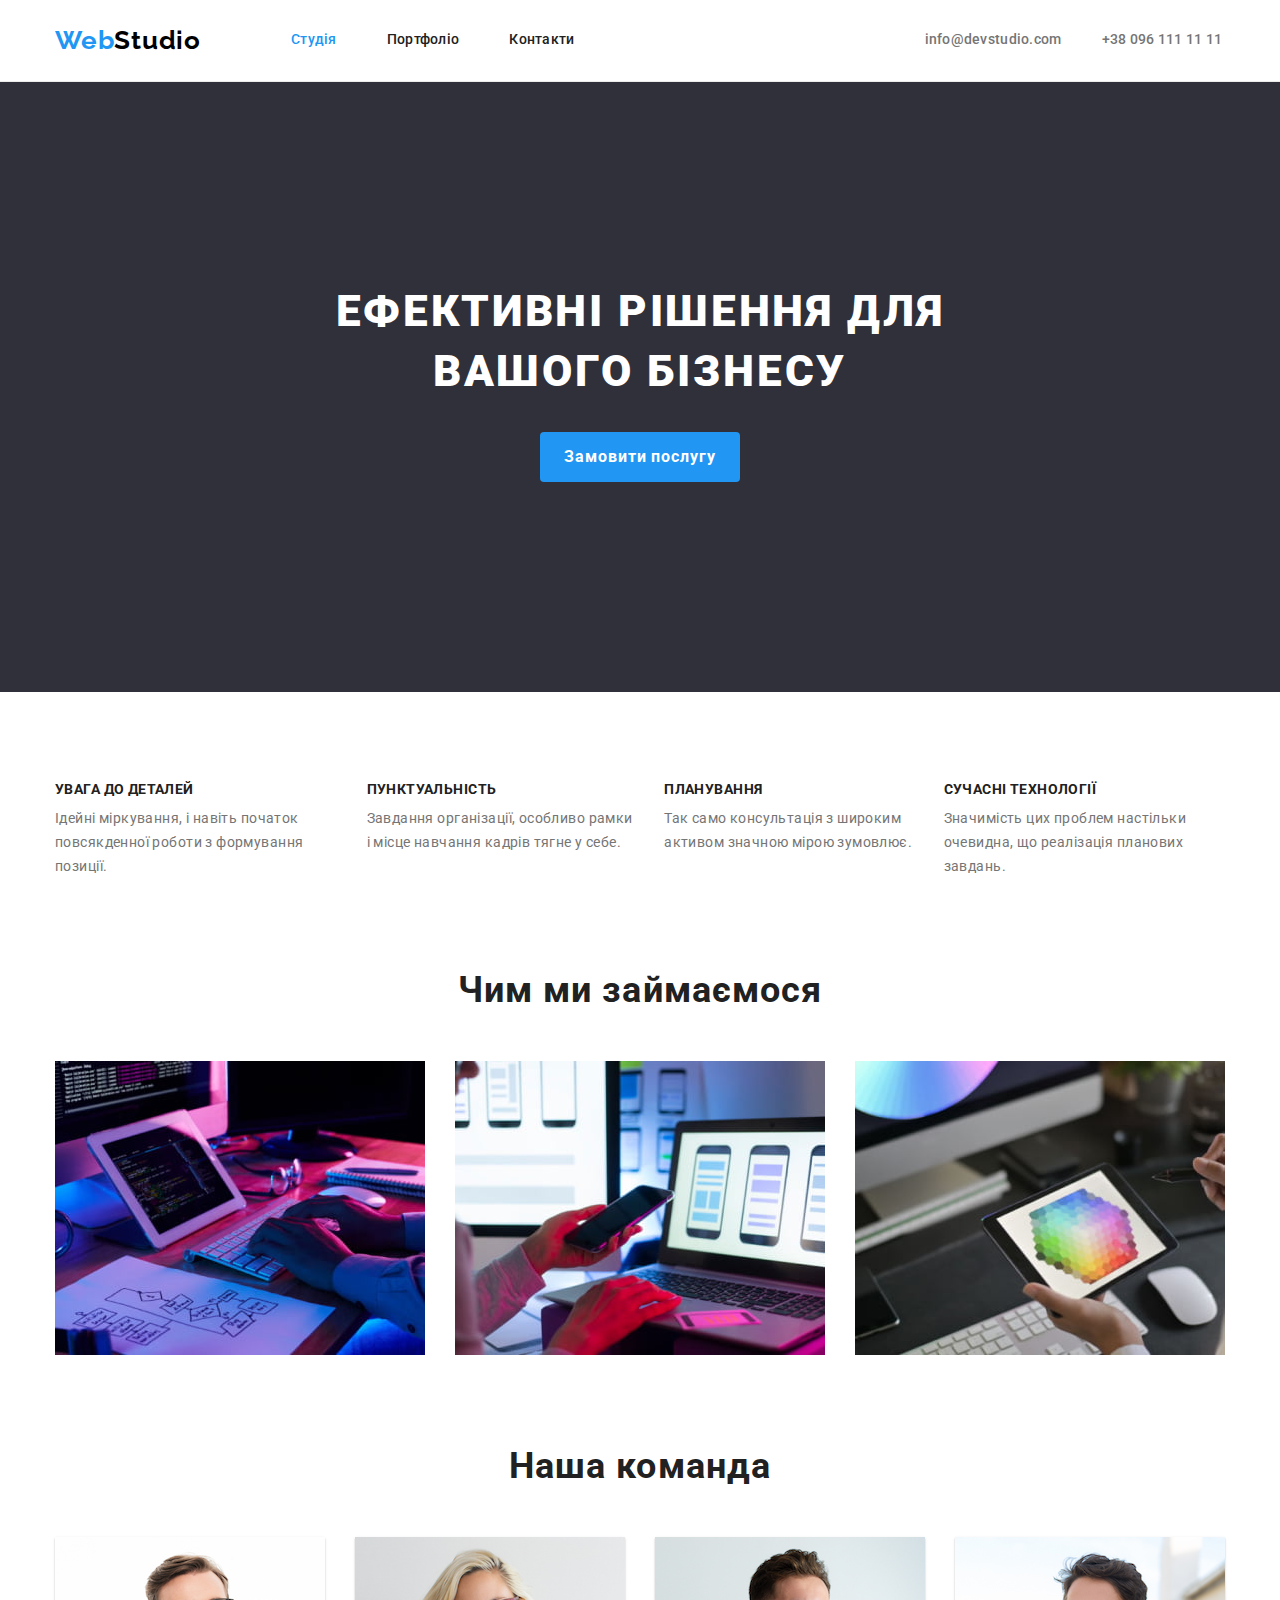
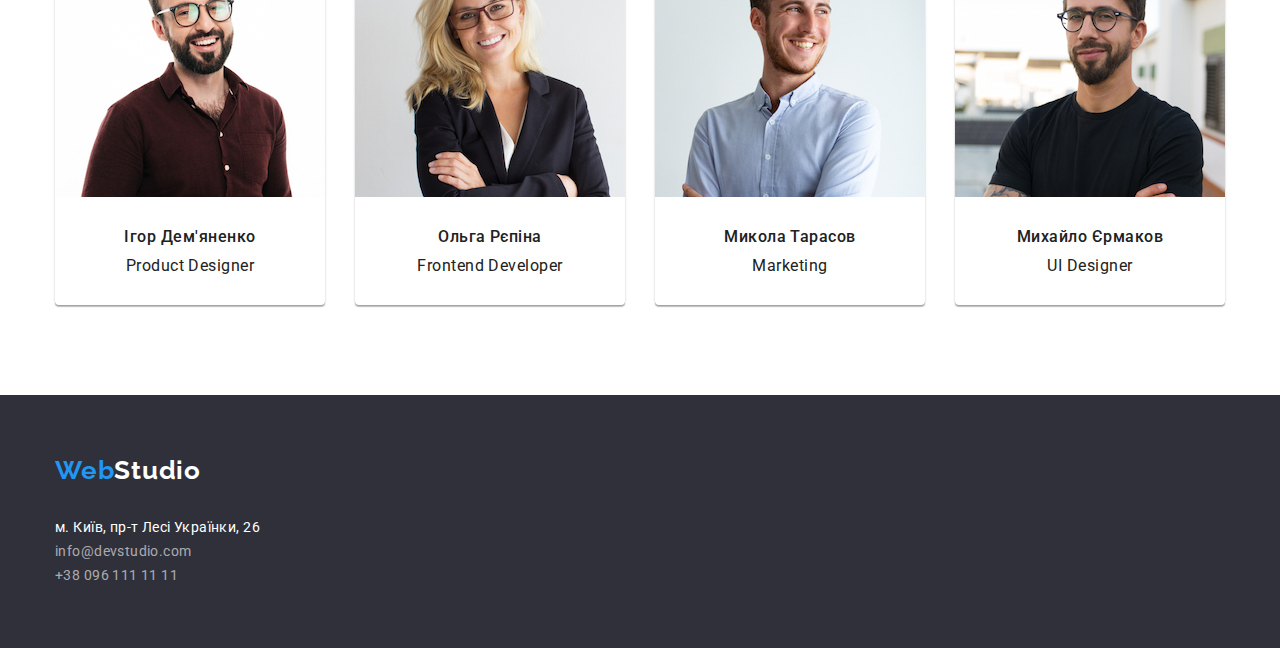
<file: index.html>
<!DOCTYPE html>
<html lang="uk">
  <head>
    <meta charset="UTF-8" />
    <meta http-equiv="X-UA-Compatible" content="IE=edge" />
    <meta name="viewport" content="width=device-width, initial-scale=1.0" />
    <title>Студія</title>
    <link rel="preconnect" href="https://fonts.googleapis.com" />
    <link rel="preconnect" href="https://fonts.gstatic.com" crossorigin />
    <link
      href="https://fonts.googleapis.com/css2?family=Raleway:wght@700&family=Roboto:wght@400;500;700;900&display=swap"
      rel="stylesheet"
    />
    <link rel="stylesheet" href="https://cdnjs.cloudflare.com/ajax/libs/modern-normalize/1.1.0/modern-normalize.css"/>
    <link rel="stylesheet" href="./css/styles.css" />
  </head>
  <body>
    <header>
      <div class="container">
      <a href="" class="hd-logo-link"><span class="accent-logo-link">Web</span>Studio</a>
      <nav>
        <ul class="list nav-list">
          <li><a href="" class="nav-link current">Студія</a></li>
          <li><a href="./portfolio.html" class="nav-link">Портфоліо</a></li>
          <li><a href="" class="nav-link">Контакти</a></li>
        </ul>
      </nav>
      <ul class="list hd-cont-list">
        <li><a href="mailto:info@devstudio.com" class="hd-link">info@devstudio.com</a></li>
        <li><a href="tel:+38096111111" class="hd-link">+38 096 111 11 11</a></li>
      </ul>
      </div>
    </header>
    <main>
      <section class="hero">
        <div class="container">
        <h1 class="hero-title">Ефективні рішення для вашого бізнесу</h1>
        <button type="button" class="btn">Замовити послугу</button>
      </section>
      <section class="pre-about">
        <div class="container">
        <h2 class="hidden-title">Наші принципи</h2>
        <ul class="list">
          <li>
            <h3 class="pre-about-title">УВАГА ДО ДЕТАЛЕЙ</h3>
            <p class="desk">
              Ідейні міркування, і навіть початок повсякденної роботи з формування позиції.
            </p>
          </li>
          <li>
            <h3 class="pre-about-title">ПУНКТУАЛЬНІСТЬ</h3>
            <p class="desk">
              Завдання організації, особливо рамки і місце навчання кадрів тягне у себе.
            </p>
          </li>
          <li>
            <h3 class="pre-about-title">ПЛАНУВАННЯ</h3>
            <p class="desk">Так само консультація з широким активом значною мірою зумовлює.</p>
          </li>
          <li>
            <h3 class="pre-about-title">СУЧАСНІ ТЕХНОЛОГІЇ</h3>
            <p class="desk">
              Значимість цих проблем настільки очевидна, що реалізація планових завдань.
            </p>
          </li>
        </ul>
        </div>
      </section>
      <section class="about">
        <div class="container">
        <h2 class="main-title">Чим ми займаємося</h2>
        <ul class="list">
          <li>
            <img
              src="./images/img-1.jpg"
              alt="Руки на клавіатурі. Поруч - планшет."
              width="370"
              height="294"
            />
          </li>
          <li>
            <img
              src="./images/img-2.jpg"
              alt="Смартфон в руках. Поруч - ноутбук."
              width="370"
              height="294"
            />
          </li>
          <li>
            <img
              src="./images/img-3.jpg"
              alt="Планшет в руках. На його екрані - палітра кольорів."
              width="370"
              height="294"
            />
          </li>
        </ul>
        </div>
      </section>
      <section class="comand">
        <div class="container">
        <h2 class="main-title">Наша команда</h2>
        <ul class="list">
          <li>
            <img src="./images/img-4.jpg" alt="Фото Ігоря Дем'яненко" width="270" height="260" />
            <div class="comand-card"><h3 class="comand-title">Ігор Дем'яненко</h3>
            <p lang="en" class="comand-desk">Product Designer</p>
            </div>
          </li>
          <li>
            <img src="./images/img-5.jpg" alt="Фото Ольги Рєпіної" width="270" height="260" />
            <div class="comand-card"><h3 class="comand-title">Ольга Рєпіна</h3>
            <p lang="en" class="comand-desk">Frontend Developer</p>
            </div>
          </li>
          <li>
            <img src="./images/img-6.jpg" alt="Фото Миколи Тарасова" width="270" height="260" />
            <div class="comand-card"><h3 class="comand-title">Микола Тарасов</h3>
            <p lang="en" class="comand-desk">Marketing</p>
            </div>
          </li>
          <li>
            <img src="./images/img-7.jpg" alt="Фото Михайла Єрмакова" width="270" height="260" />
            <div class="comand-card"><h3 class="comand-title">Михайло Єрмаков</h3>
            <p lang="en" class="comand-desk">UI Designer</p>
            </div>
          </li>
        </ul>
        </div>
      </section>
    </main>
    <footer class="footer">
      <div class="container">
      <a href="" class="ft-logo-link"><span class="accent-logo-link">Web</span>Studio</a>
      <address class="address-list">
        <ul class="list">
          <li>
            <a
              href="https://goo.gl/maps/R8dx9tAfrHtU4k7H6"
              target="_blank"
              rel="noopener nofollow noreferrer"
              class="physical-address"
              >м. Київ, пр-т Лесі Українки, 26</a
            >
          </li>
          <li><a href="info@devstudio.com" class="ft-link">info@devstudio.com</a></li>
          <li><a href="+380961111111" class="ft-link">+38 096 111 11 11</a></li>
        </ul>
      </address>
      </div>
    </footer>
  </body>
</html>
</file>
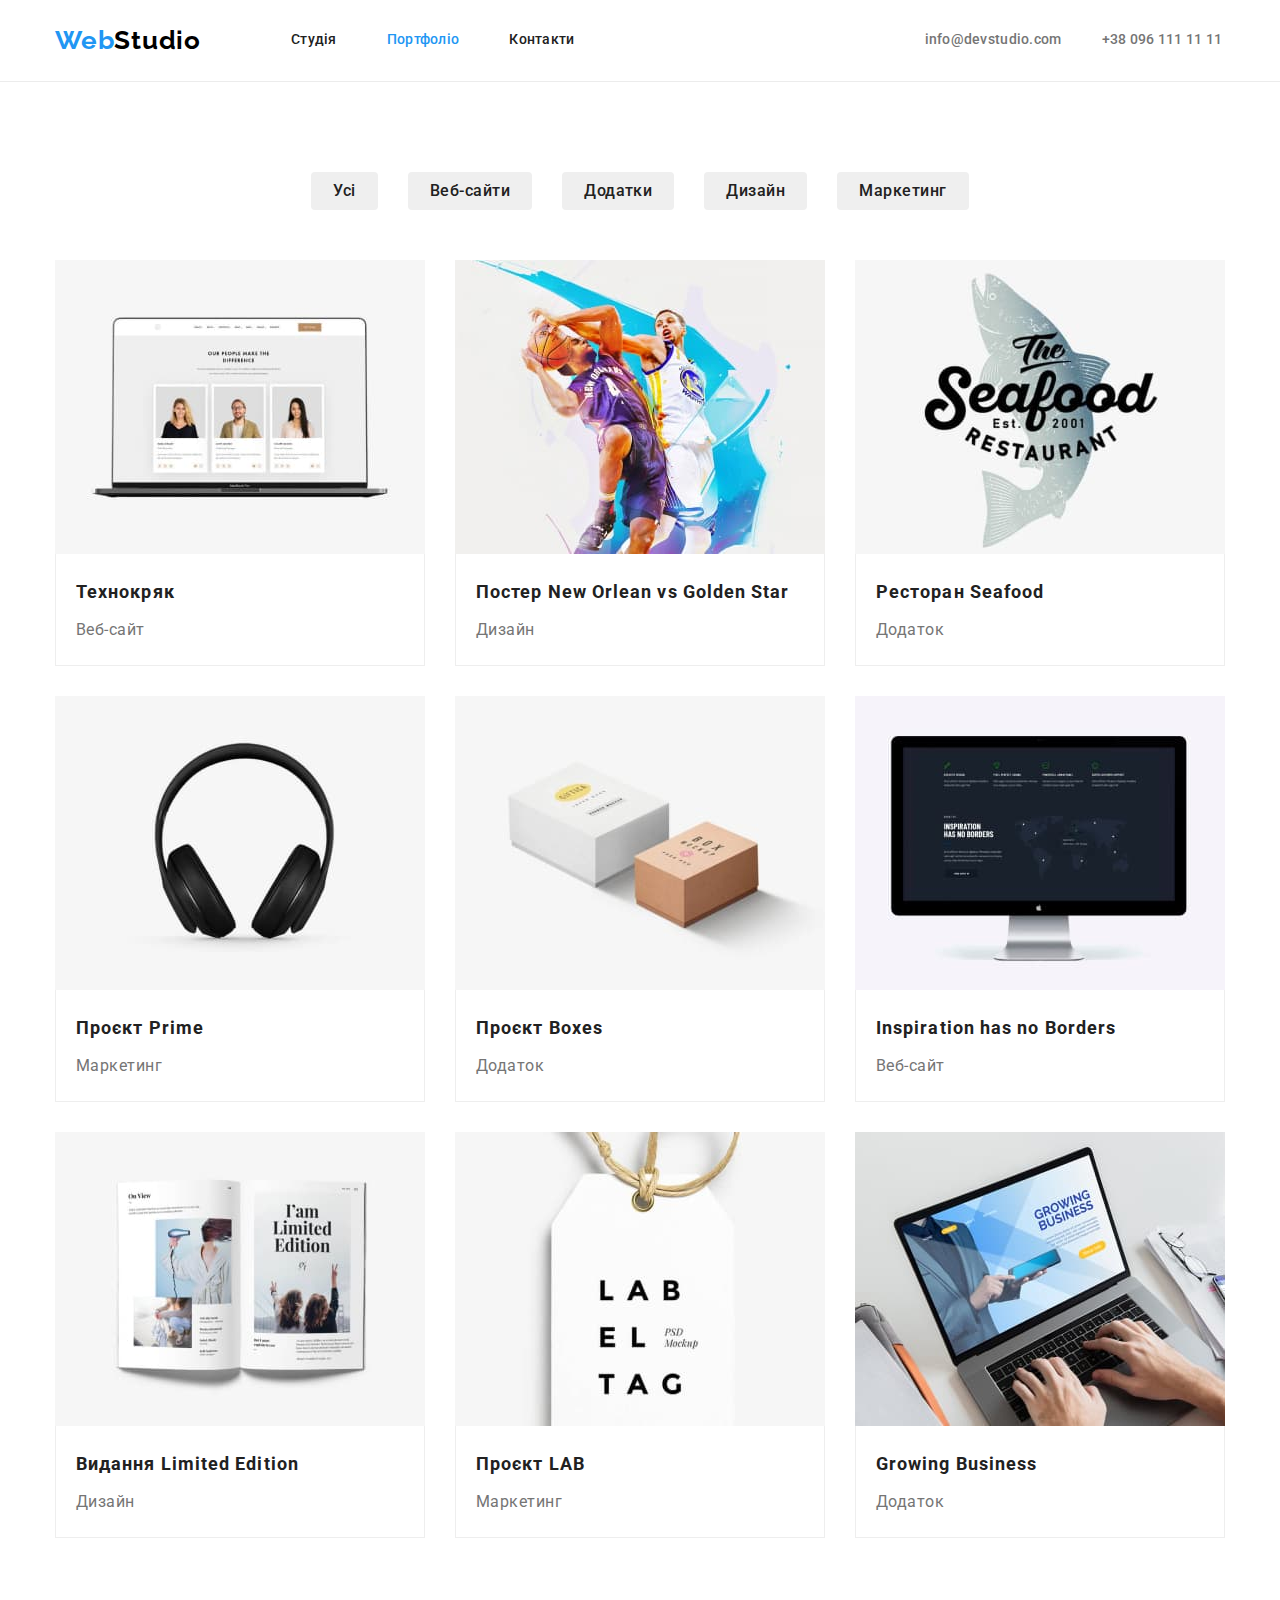
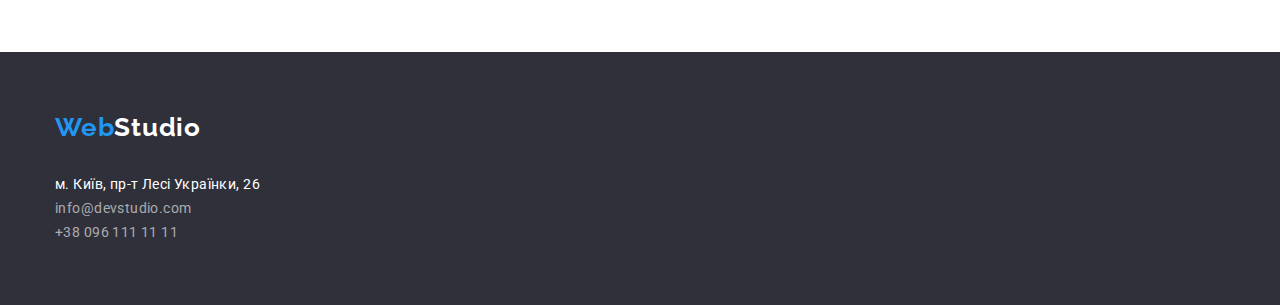
<file: portfolio.html>
<!DOCTYPE html>
<html lang="uk">
  <head>
    <meta charset="UTF-8" />
    <meta http-equiv="X-UA-Compatible" content="IE=edge" />
    <meta name="viewport" content="width=device-width, initial-scale=1.0" />
    <title>Портфоліо</title>
    <link rel="preconnect" href="https://fonts.googleapis.com" />
    <link rel="preconnect" href="https://fonts.gstatic.com" crossorigin />
    <link
      href="https://fonts.googleapis.com/css2?family=Raleway:wght@700&family=Roboto:wght@400;500;700&display=swap"
      rel="stylesheet"
    />
    <link
      rel="stylesheet"
      href="https://cdnjs.cloudflare.com/ajax/libs/modern-normalize/1.1.0/modern-normalize.css"
    />
    <link rel="stylesheet" href="./css/styles.css" />
  </head>
  <body>
    <header>
      <div class="container">
        <a href="" class="hd-logo-link"><span class="accent-logo-link">Web</span>Studio</a>
        <nav>
          <ul class="list nav-list">
            <li><a href="./index.html" class="nav-link">Студія</a></li>
            <li><a href="" class="nav-link current">Портфоліо</a></li>
            <li><a href="" class="nav-link">Контакти</a></li>
          </ul>
        </nav>
        <ul class="list hd-cont-list">
          <li><a href="mailto:info@devstudio.com" class="hd-link">info@devstudio.com</a></li>
          <li><a href="tel:+38096111111" class="hd-link">+38 096 111 11 11</a></li>
        </ul>
      </div>
    </header>
    <main>
      <section class="main-portfolio">
        <div class="container">
          <h1 class="hidden-title">Наші роботи</h1>
          <ul class="list btn-list">
            <li><button type="button" class="btn-menu">Усі</button></li>
            <li><button type="button" class="btn-menu">Веб-сайти</button></li>
            <li><button type="button" class="btn-menu">Додатки</button></li>
            <li><button type="button" class="btn-menu">Дизайн</button></li>
            <li><button type="button" class="btn-menu">Маркетинг</button></li>
          </ul>
          <ul class="list work-list">
            <li>
              <a
                ><img src="./images/img-8.jpg" alt="Екран ноутбука" width="370" height="294" />
                <div>
                  <h2>Технокряк</h2>
                  <p class="desk">Веб-сайт</p>
                </div></a
              >
            </li>
            <li>
              <a
                ><img src="./images/img-9.jpg" alt="Баскетболісти" width="370" height="294" />
                <div>
                  <h2>Постер <span lang="en">New Orlean vs Golden Star</span></h2>
                  <p class="desk">Дизайн</p>
                </div></a
              >
            </li>
            <li>
              <a
                ><img
                  src="./images/img-10.jpg"
                  alt="Логотип ресторану Сіфуд"
                  width="370"
                  height="294"
                />
                <div>
                  <h2>Ресторан <span lang="en">Seafood</span></h2>
                  <p class="desk">Додаток</p>
                </div></a
              >
            </li>
            <li>
              <a
                ><img src="./images/img-11.jpg" alt="Навушники" width="370" height="294" />
                <div>
                  <h2>Проєкт <span lang="en">Prime</span></h2>
                  <p class="desk">Маркетинг</p>
                </div></a
              >
            </li>
            <li>
              <a
                ><img src="./images/img-12.jpg" alt="Коробочки" width="370" height="294" />
                <div>
                  <h2>Проєкт <span lang="en">Boxes</span></h2>
                  <p class="desk">Додаток</p>
                </div></a
              >
            </li>
            <li>
              <a
                ><img src="./images/img-13.jpg" alt="Монітор" width="370" height="294" />
                <div>
                  <h2 lang="en">Inspiration has no Borders</h2>
                  <p class="desk">Веб-сайт</p>
                </div></a
              >
            </li>
            <li>
              <a
                ><img src="./images/img-14.jpg" alt="Журнал" width="370" height="294" />
                <div>
                  <h2>Видання <span lang="en">Limited Edition</span></h2>
                  <p class="desk">Дизайн</p>
                </div></a
              >
            </li>
            <li>
              <a
                ><img src="./images/img-15.jpg" alt="Ярлик" width="370" height="294" />
                <div>
                  <h2>Проєкт <span lang="en">LAB</span></h2>
                  <p class="desk">Маркетинг</p>
                </div></a
              >
            </li>
            <li>
              <a
                ><img src="./images/img-16.jpg" alt="Ноутбук" width="370" height="294" />
                <div>
                  <h2 lang="en">Growing Business</h2>
                  <p class="desk">Додаток</p>
                </div></a
              >
            </li>
          </ul>
        </div>
      </section>
    </main>
    <footer class="footer">
      <div class="container">
        <a href="" class="ft-logo-link"><span class="accent-logo-link">Web</span>Studio</a>
        <address class="address-list">
          <ul class="list">
            <li>
              <a
                href="https://goo.gl/maps/R8dx9tAfrHtU4k7H6"
                target="_blank"
                rel="noopener nofollow noreferrer"
                class="physical-address"
                >м. Київ, пр-т Лесі Українки, 26</a
              >
            </li>
            <li><a href="info@devstudio.com" class="ft-link">info@devstudio.com</a></li>
            <li><a href="+380961111111" class="ft-link">+38 096 111 11 11</a></li>
          </ul>
        </address>
      </div>
    </footer>
  </body>
</html>
</file>
<file: css/styles.css>
:root {
  --logo-color: #000000;
  --accent-logo-color: #2196f3;
  --hd-color: #ffffff;
  --ft-color: #2f303a;
  --primary-bg-color: #f5f5f5;
  --second-bg-color: #f5f4fa;
  --primary-text-color: #212121;
  --second-text-color: #757575;
  --tertiary-text-color: rgba(255, 255, 255, 0.6);
}

p,
h1,
h2,
h3,
h4,
h5,
h6 {
  margin: 0px;
}

ul,
ol {
  margin: 0px;
  padding-left: 0px;
}

img {
  display: block;
  max-width: 100%;
  height: auto;
}

button {
  border-width: 0px;
  border-radius: 4px;
}

body {
  color: var(--primary-text-color);
  font-family: 'Roboto', 'arial', 'helvetica', sans-serif;
}

/* ---------------Utility Classes--------------- */

.container {
  width: 1200px;
  padding: 0px 15px;
  margin: 0 auto;
}

.list {
  list-style: none;
}

.ft-logo-link,
.hd-logo-link,
.nav-link,
.hd-link,
.physical-address,
.ft-link {
  text-decoration: none;
}

.ft-logo-link,
.hd-logo-link,
.accent-logo-link {
  font-family: 'Raleway', sans-serif;
  font-weight: 700;
  font-size: 26px;
  line-height: 1.19;
  letter-spacing: 0.03em;
}

.accent-logo-link {
  color: var(--accent-logo-color);
}

.hd-link,
.desk {
  color: var(--second-text-color);
}

.hidden-title {
  position: absolute;
  width: 1px;
  height: 1px;
  margin: -1px;
  border: 0;
  padding: 0;

  white-space: nowrap;
  clip-path: inset(100%);
  clip: rect(0 0 0 0);
  overflow: hidden;
}

.desk {
  font-size: 14px;
  line-height: 1.71;
  letter-spacing: 0.03em;
}

/* ------------Header------------ */

header {
  border-bottom: 1px solid #ececec;
}

header .container,
header ul {
  display: flex;
}

.hd-logo-link {
  color: var(--logo-color);

  padding: 25px 0px;
  margin-right: 90px;
}

.nav-link {
  color: var(--primary-text-color);
}

.nav-link:hover,
.nav-link:focus,
.hd-link:hover,
.hd-link:focus,
.nav-link.current {
  color: var(--accent-logo-color);
}

.nav-link,
.hd-link {
  font-weight: 500;
  font-size: 14px;
  line-height: 1.14;
  letter-spacing: 0.02em;

  display: block;
  padding: 32px 0px;
}

.nav-list {
  margin-right: 350px;
}

.nav-list > li:not(:last-child) {
  margin-right: 50px;
}

.hd-cont-list > li:not(:last-child) {
  margin-right: 40px;
}

/*---------------Hero----------------- */
.hero {
  color: var(--hd-color);
  background-color: var(--ft-color);
}

.hero .container {
  display: flex;
  flex-wrap: wrap;
  flex-direction: column;
  align-content: center;
  padding: 200px 0px 210px;
}

.hero-title {
  font-weight: 900;
  font-size: 44px;
  line-height: 1.36;
  text-align: center;
  letter-spacing: 0.06em;
  text-transform: uppercase;

  width: 700px;
  margin-bottom: 30px;
}

.btn {
  color: inherit;
  background-color: var(--accent-logo-color);

  font-family: inherit;
  font-weight: 700;
  font-size: 16px;
  line-height: 1.88;
  letter-spacing: 0.06em;

  cursor: pointer;

  width: 200px;
  height: 50px;
  margin: 0 auto;
}

/* ----------Main-Студія------------ */

main .list {
  display: flex;
}

.pre-about li:not(:last-child),
.about li:not(:last-child) {
  margin-right: 30px;
}

.about,
.comand {
  padding-bottom: 90px;
}

.main-title {
  font-size: 36px;
  line-height: 1.17;
  text-align: center;
  letter-spacing: 0.03em;

  display: block;
  margin: 0px auto 50px;
}

/* -------------Pre-About-Студія---------- */

.pre-about {
  padding: 90px 15px;
}

.pre-about-title {
  font-size: 14px;
  line-height: 1.1;
  letter-spacing: 0.03em;
  text-transform: uppercase;

  margin-bottom: 10px;
}

/* ------------Comand-Студія------------ */

.comand li {
  background: var(--hd-color);
  box-shadow: 0px 1px 3px rgba(0, 0, 0, 0.12), 0px 1px 1px rgba(0, 0, 0, 0.14),
    0px 2px 1px rgba(0, 0, 0, 0.2);
  border-radius: 0px 0px 4px 4px;
}

.comand li:not(:last-child) {
  margin-right: 30px;
}

.comand-card {
  padding: 30px;
}

.comand-title {
  font-weight: 500;
  font-size: 16px;
  line-height: 1.19;
  text-align: center;
  letter-spacing: 0.03em;

  margin-bottom: 10px;
}

.comand-desk {
  font-size: 16px;
  line-height: 1.19;
  text-align: center;
  letter-spacing: 0.03em;
}

/* ---------Main Портфоліо---------- */

.main-portfolio {
  padding: 90px 0px 114px;
}

.btn-list {
  display: flex;
  justify-content: center;
  margin-bottom: 50px;
}

.btn-list > li:not(:last-child) {
  margin-right: 30px;
}

.btn-menu {
  color: var(--primary-text-color);
  background-color: (--second-bg-color);

  font-family: inherit;
  font-weight: 500;
  font-size: 16px;
  line-height: 1.62;
  letter-spacing: 0.03em;

  cursor: pointer;

  padding: 6px 22px;
}

.btn-menu:hover,
.btn-menu:focus {
  color: var(--hd-color);
  background-color: var(--accent-logo-color);
}

.work-list {
  display: flex;
  flex-wrap: wrap;
  gap: 30px;
  flex-basis: calc((100% - 20px) / 3);
}

.work-list div {
  padding: 20px;
  border-right: 1px solid #eeeeee;
  border-bottom: 1px solid #eeeeee;
  border-left: 1px solid #eeeeee;
}

.work-list h2 {
  font-size: 18px;
  line-height: 2;
  letter-spacing: 0.06em;

  margin-bottom: 5px;
}

.work-list p {
  font-size: 16px;
  line-height: 1.88;
  letter-spacing: 0.03em;
}

/* ------Footer---------- */

footer {
  background-color: var(--ft-color);

  padding: 60px 0px;
}

.ft-logo-link {
  color: var(--hd-color);
}

.address-list {
  font-style: inherit;

  margin-top: 30px;
}

.physical-address {
  color: var(--hd-color);
}

.ft-link {
  color: var(--tertiary-text-color);
}

.physical-address:hover,
.ft-link:hover,
.physical-address:focus,
.ft-link:focus {
  color: var(--accent-logo-color);
}

.physical-address,
.ft-link {
  font-size: 14px;
  line-height: 1.71;
  letter-spacing: 0.03em;
}
</file>
